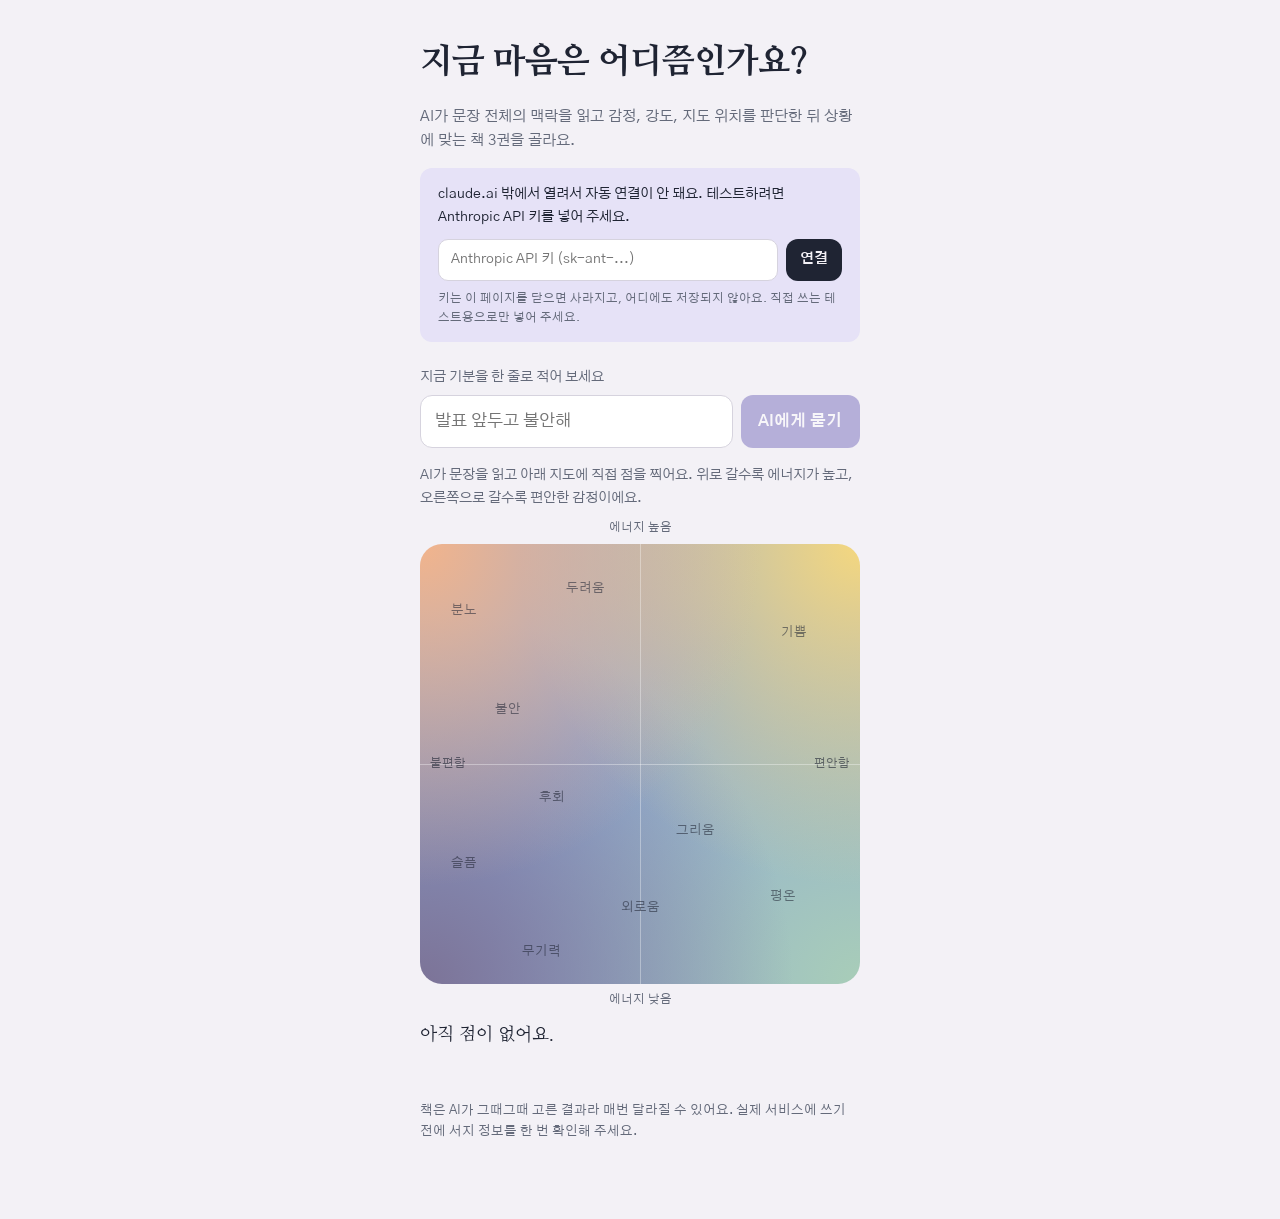
<file: public/assets/aistudio/mood-shelf-ai_71d862b1.html>
<!DOCTYPE html>
<html lang="ko">
<head>
<meta charset="UTF-8">
<meta name="viewport" content="width=device-width, initial-scale=1, viewport-fit=cover">
<title>마음 지도 책장 (AI 버전)</title>
<link rel="preconnect" href="https://fonts.googleapis.com">
<link rel="preconnect" href="https://fonts.gstatic.com" crossorigin>
<link href="https://fonts.googleapis.com/css2?family=Nanum+Myeongjo:wght@400;700;800&family=Gothic+A1:wght@400;500;700&display=swap" rel="stylesheet">
<style>
:root{
  --bg:#F3F1F6; --surface:#FFFFFF; --ink:#1F2433; --muted:#646A7A; --line:#D6D3DE;
  --warm:#F2B48C; --cool:#8FA9D6; --calm:#A8CDB8; --heavy:#7C7397;
  --wood:#B88B63; --wood-dark:#8A6444; --ai:#5B4FB0; --ai-soft:#E6E2F7;
  --serif:"Nanum Myeongjo","Noto Serif KR",serif;
  --sans:"Gothic A1","Apple SD Gothic Neo","Malgun Gothic",system-ui,sans-serif;
  color-scheme:light; box-sizing:border-box;
  padding-top:env(safe-area-inset-top,0px); padding-bottom:env(safe-area-inset-bottom,0px);
}
@media (prefers-color-scheme:dark){
  :root:not([data-theme="light"]){
    --bg:#16181F; --surface:#20232D; --ink:#E8E9EF; --muted:#A1A6B5; --line:#363A48;
    --warm:#B9775A; --cool:#4F6896; --calm:#4F7F67; --heavy:#4A4363; --wood:#6E5038; --wood-dark:#4F3926;
    --ai:#B3A9F0; --ai-soft:#2E2A48; color-scheme:dark;
  }
}
:root[data-theme="dark"]{
  --bg:#16181F; --surface:#20232D; --ink:#E8E9EF; --muted:#A1A6B5; --line:#363A48;
  --warm:#B9775A; --cool:#4F6896; --calm:#4F7F67; --heavy:#4A4363; --wood:#6E5038; --wood-dark:#4F3926;
  --ai:#B3A9F0; --ai-soft:#2E2A48; color-scheme:dark;
}
*,*::before,*::after{box-sizing:inherit}
html{scroll-padding-top:env(safe-area-inset-top,0px)}
body{margin:0;background:var(--bg);color:var(--ink);font-family:var(--sans);line-height:1.6}
main{max-width:30rem;margin:0 auto;padding:2.5rem 1.25rem 4rem}
h1{font-family:var(--serif);font-weight:800;font-size:clamp(1.6rem,6vw,2.1rem);line-height:1.35;margin:0 0 1.25rem}

/* tabs */

.ask label{display:block;font-size:.9rem;color:var(--muted);margin:1.5rem 0 .4rem}
.row{display:flex;gap:.5rem}
#kw{flex:1;min-width:0;font:inherit;font-size:1.05rem;padding:.75rem .9rem;border:1px solid var(--line);border-radius:12px;background:var(--surface);color:var(--ink)}
#kw:focus-visible{outline:3px solid var(--ink);outline-offset:2px}
.btn{font:inherit;font-weight:700;background:var(--ink);color:var(--bg);border:0;border-radius:12px;padding:.75rem 1.1rem;cursor:pointer;white-space:nowrap}
.btn.send{background:var(--ai);color:#fff}
.btn:disabled{opacity:.4;cursor:default}
.btn:focus-visible{outline:3px solid var(--ink);outline-offset:3px}
.sub{color:var(--muted);margin:1rem 0 .5rem;font-size:.9rem}

/* map */
.mapwrap{position:relative;padding:1.6rem 0}
.axis{position:absolute;font-size:.78rem;color:var(--muted);white-space:nowrap}
.ax-top{top:0;left:50%;transform:translateX(-50%)}
.ax-bot{bottom:0;left:50%;transform:translateX(-50%)}
.ax-l{left:.6rem;top:50%;transform:translateY(-50%);z-index:1;color:#1F2433;opacity:.6}
.ax-r{right:.6rem;top:50%;transform:translateY(-50%);z-index:1;color:#1F2433;opacity:.6}
#map{position:relative;aspect-ratio:1;width:100%;border-radius:22px;cursor:crosshair;touch-action:none;outline:none;overflow:hidden;
  background:
    radial-gradient(circle at 0% 0%, var(--warm) 0%, transparent 55%),
    radial-gradient(circle at 100% 0%, #F4D77F 0%, transparent 55%),
    radial-gradient(circle at 0% 100%, var(--heavy) 0%, transparent 60%),
    radial-gradient(circle at 100% 100%, var(--calm) 0%, transparent 60%),
    var(--cool);}
#map{cursor:default}
#map::before,#map::after{content:"";position:absolute;background:rgba(255,255,255,.35)}
#map::before{left:50%;top:0;bottom:0;width:1px}
#map::after{top:50%;left:0;right:0;height:1px}
#map:focus-visible{box-shadow:0 0 0 3px var(--ink)}
.tag{position:absolute;transform:translate(-50%,-50%);font-size:.82rem;color:#1F2433;opacity:.55;pointer-events:none}
.tag.on{opacity:1;font-weight:700}
#dot{position:absolute;width:26px;height:26px;margin:-13px 0 0 -13px;border-radius:50%;background:#fff;border:3px solid #1F2433;box-shadow:0 2px 10px rgba(0,0,0,.25);pointer-events:none;display:none;transition:left .5s ease,top .5s ease}
#dot{border-color:var(--ai);background:#fff}
@media (prefers-reduced-motion:reduce){#dot{transition:none}}
.now{font-family:var(--serif);font-size:1.1rem;margin:.75rem 0 0;min-height:1.8em}
.now b{font-weight:800}

/* results */
#out{margin-top:2.5rem}
#out[hidden],[hidden]{display:none!important}
.trace{margin:0 0 1.25rem;padding-left:1.4rem;color:var(--muted);font-size:.88rem}
.trace li{margin:.15rem 0}
.trace b{color:var(--ink);font-weight:500}
.meta{display:grid;grid-template-columns:auto 1fr;gap:.35rem 1rem;margin:0 0 1.5rem;padding:1rem 1.2rem;background:var(--surface);border:1px solid var(--line);border-radius:12px;font-size:.95rem}
.meta dt{color:var(--muted)}
.meta dd{margin:0;font-weight:700}
.meta{border-color:var(--ai);border-width:1.5px}
.lead{font-family:var(--serif);font-size:1.1rem;line-height:1.75;margin:0 0 1.5rem}
.status{font-size:.95rem;color:var(--muted);padding:1rem 1.2rem;border:1px dashed var(--line);border-radius:12px}
.status.thinking::after{content:"";display:inline-block;width:1.2em;text-align:left;animation:dots 1.2s steps(4) infinite}
@keyframes dots{0%{content:""}25%{content:"."}50%{content:".."}75%{content:"..."}}

.shelf{display:flex;justify-content:center;align-items:flex-end;gap:.6rem;height:15rem;padding:0 1rem;border-bottom:14px solid var(--wood);position:relative}
.shelf::after{content:"";position:absolute;left:0;right:0;bottom:-20px;height:6px;background:var(--wood-dark);border-radius:0 0 4px 4px}
.spine{all:unset;cursor:pointer;width:3.6rem;border-radius:4px 4px 1px 1px;writing-mode:vertical-rl;text-orientation:upright;
  font-family:var(--serif);font-weight:700;font-size:.95rem;letter-spacing:.05em;color:#fff;display:flex;align-items:center;
  padding:.9rem 0;overflow:hidden;box-shadow:inset -6px 0 0 rgba(0,0,0,.12),inset 2px 0 0 rgba(255,255,255,.18);transition:transform .25s ease}
.spine span{max-height:100%;overflow:hidden;margin:0 auto}
.spine.sel{transform:translateY(-1.4rem)}
.spine:focus-visible{outline:3px solid var(--ink);outline-offset:3px}
@media (prefers-reduced-motion:reduce){.spine{transition:none}}
.card{background:var(--surface);border-radius:16px;padding:1.4rem 1.4rem 1.5rem;margin-top:2.2rem;border:1px solid var(--line)}
.card h2{font-family:var(--serif);font-weight:800;font-size:1.35rem;margin:0;line-height:1.4}
.card .au{color:var(--muted);font-size:.9rem;margin:.2rem 0 .9rem}
.card p.why{margin:0}
.pick{color:var(--muted);font-size:.85rem;text-align:center;margin:.9rem 0 0}
.note{color:var(--muted);font-size:.8rem;margin-top:3rem}

.conn{margin:1rem 0 0;padding:.9rem 1.1rem;border-radius:12px;background:var(--ai-soft);font-size:.9rem}
.conn p{margin:0}
.conn .row{margin-top:.6rem}
.conn input{flex:1;min-width:0;font:inherit;font-size:.9rem;padding:.55rem .75rem;border:1px solid var(--line);border-radius:10px;background:var(--surface);color:var(--ink)}
.conn .btn{padding:.55rem .9rem;font-size:.9rem}
.conn small{display:block;color:var(--muted);margin-top:.5rem}
.desc{font-size:.92rem;color:var(--muted);margin:0}
#map{cursor:default}
</style>
</head>
<body>
<main>
  <h1>지금 마음은 어디쯤인가요?</h1>
  <p class="desc">AI가 문장 전체의 맥락을 읽고 감정, 강도, 지도 위치를 판단한 뒤 상황에 맞는 책 3권을 골라요.</p>

  <!-- AI 연결 상태: claude.ai에서 열면 자동 연결, 그 밖에서는 API 키 입력 -->
  <div class="conn" id="conn">
    <p id="connMsg">AI 연결을 확인하고 있어요…</p>
    <div id="keyBox" hidden>
      <div class="row"><input id="apiKey" type="password" placeholder="Anthropic API 키 (sk-ant-...)" autocomplete="off" aria-label="Anthropic API 키"><button class="btn" id="saveKey" type="button">연결</button></div>
      <small>키는 이 페이지를 닫으면 사라지고, 어디에도 저장되지 않아요. 직접 쓰는 테스트용으로만 넣어 주세요.</small>
    </div>
  </div>

  <form id="f" class="ask" autocomplete="off">
    <label for="kw">지금 기분을 한 줄로 적어 보세요</label>
    <div class="row"><input id="kw" type="text" placeholder="발표 앞두고 불안해" maxlength="120"><button class="btn send" id="send" type="submit" disabled>AI에게 묻기</button></div>
  </form>
  <p class="sub">AI가 문장을 읽고 아래 지도에 직접 점을 찍어요. 위로 갈수록 에너지가 높고, 오른쪽으로 갈수록 편안한 감정이에요.</p>

  <div class="mapwrap">
    <span class="axis ax-top">에너지 높음</span>
    <span class="axis ax-bot">에너지 낮음</span>
    <span class="axis ax-l">불편함</span>
    <span class="axis ax-r">편안함</span>
    <div id="map" role="img" aria-label="마음 지도. AI가 판단한 감정 위치가 점으로 표시돼요."><div id="dot"></div></div>
  </div>
  <p class="now" id="now" aria-live="polite">아직 점이 없어요.</p>

  <section id="out" hidden aria-live="polite">
    <div id="info"></div>
    <div id="hit" hidden>
      <p class="lead" id="lead"></p>
      <div class="shelf" id="shelf" role="tablist" aria-label="추천 책"></div>
      <div class="card" id="card" role="tabpanel"></div>
      <p class="pick">책등을 눌러 다른 책도 꺼내 보세요.</p>
    </div>
  </section>

  <p class="note">책은 AI가 그때그때 고른 결과라 매번 달라질 수 있어요. 실제 서비스에 쓰기 전에 서지 정보를 한 번 확인해 주세요.</p>
</main>

<script>
/* ============================================================
   1. 기본 감정 데이터: 지도 위 위치와 책등 색만 정해 둠
      (책 목록은 없음. 책은 AI가 고름)
   ============================================================ */
const BASE = [
  {name:"분노",   x:-.8,  y:.7,   color:["#B4473A","#8E3A30","#C9634F"]},
  {name:"두려움", x:-.25, y:.8,   color:["#3F5C7A","#5B4A73","#2F6B6A"]},
  {name:"불안",   x:-.6,  y:.25,  color:["#6A5B8C","#4D6A86","#7C6A55"]},
  {name:"기쁨",   x:.7,   y:.6,   color:["#D9822B","#C4556B","#4E8F5A"]},
  {name:"평온",   x:.65,  y:-.6,  color:["#4E7D66","#6B8A4E","#5A7486"]},
  {name:"그리움", x:.25,  y:-.3,  color:["#8A6A9E","#A0705A","#5F7FA3"]},
  {name:"후회",   x:-.4,  y:-.15, color:["#6E6250","#4F5F70","#7D5560"]},
  {name:"슬픔",   x:-.8,  y:-.45, color:["#3E5675","#5A4E6E","#41667A"]},
  {name:"무기력", x:-.45, y:-.85, color:["#5C5A66","#706352","#4F6560"]},
  {name:"외로움", x:0,    y:-.65, color:["#4B6584","#7A6A8C","#5E7A72"]}
];
const BASES = BASE.map(b=>b.name);

const esc=s=>String(s??"").replace(/[&<>"]/g,c=>({"&":"&amp;","<":"&lt;",">":"&gt;",'"':"&quot;"}[c]));
const $=id=>document.getElementById(id);
const map=$("map"), dot=$("dot"), now=$("now"), out=$("out"), info=$("info"), hit=$("hit"),
      shelf=$("shelf"), card=$("card"), lead=$("lead"), kw=$("kw"), send=$("send");
const toPct=(v,inv)=>((inv?-v:v)+1)/2*100;
const clamp=v=>Math.max(-1,Math.min(1,Number(v)||0));
const reduce=matchMedia("(prefers-reduced-motion: reduce)").matches;

/* ============================================================
   2. 지도: 감정 이름 표시 + AI가 정한 좌표에 점 찍기
   ============================================================ */
const tags={};
BASE.forEach(e=>{
  const s=document.createElement("span");
  s.className="tag"; s.textContent=e.name;
  s.style.left=toPct(e.x)+"%"; s.style.top=toPct(e.y,true)+"%";
  map.appendChild(s); tags[e.name]=s;
});
let onTag=null;
function place(x,y,baseName,label){
  x=clamp(x); y=clamp(y);
  dot.style.display="block"; dot.style.left=toPct(x)+"%"; dot.style.top=toPct(y,true)+"%";
  if(onTag) onTag.classList.remove("on");
  onTag=tags[baseName]; onTag?.classList.add("on");
  now.innerHTML=label;
}

/* ============================================================
   3. 출력: 책장과 책 카드
   ============================================================ */
let books=[];
function select(i){
  [...shelf.children].forEach((b,j)=>{b.classList.toggle("sel",i===j);b.setAttribute("aria-selected",i===j);b.tabIndex=i===j?0:-1;});
  const b=books[i];
  card.innerHTML=`<h2>『${esc(b.t)}』</h2><p class="au">${esc(b.a)}</p><p class="why">${esc(b.w)}</p>`;
}
function renderShelf(leadText,bks,cols){
  books=bks; lead.textContent=leadText; shelf.innerHTML="";
  const h=[92,100,86];
  bks.forEach((b,i)=>{
    const s=document.createElement("button");
    s.className="spine"; s.type="button"; s.setAttribute("role","tab");
    s.style.height=h[i%3]+"%"; s.style.background=cols[i%cols.length];
    s.innerHTML=`<span>${esc(b.t)}</span>`;
    s.setAttribute("aria-label",`${b.t}, ${b.a}`);
    s.addEventListener("click",()=>select(i));
    s.addEventListener("keydown",ev=>{const d={ArrowLeft:-1,ArrowRight:1}[ev.key];if(d){ev.preventDefault();const n=(i+d+bks.length)%bks.length;select(n);shelf.children[n].focus();}});
    shelf.appendChild(s);
  });
  hit.hidden=false; select(0);
}
const meta=rows=>`<dl class="meta">${rows.map(([k,v])=>`<dt>${k}</dt><dd>${v}</dd>`).join("")}</dl>`;

/* ============================================================
   4. ★ 프롬프트(지시문) ★
      사용자 문장(q)을 끼워 넣어 AI에게 보낼 지시문을 만듦
   ============================================================ */
function aiPrompt(q){
  return `너는 감정 기반 도서 추천 서비스의 엔진이야. 사용자가 지금 기분을 한 줄로 적었어.

사용자 문장: """${q}"""

할 일:
1. 문장 전체의 맥락(상황, 부정 표현, 여러 감정이 섞였는지)을 읽고 핵심 감정을 판단해.
2. 그 감정을 감정 지도 위 좌표로 표시해. x는 -1(불편함)~1(편안함), y는 -1(에너지 낮음)~1(에너지 높음).
3. 이 사람의 상황에 맞는 책 3권을 골라. 한국어판이 실제로 출간된 책만 고르고, 제목과 저자가 확실하지 않은 책은 고르지 마.

아래 형식의 JSON만 출력해. 다른 말은 쓰지 마.
{
 "emotion": "핵심 감정을 2~8자 한국어로 (예: 발표 전 긴장)",
 "base": "${BASES.join(" | ")} 중 가장 가까운 하나. 감정을 읽을 수 없는 문장이면 null",
 "mixed": "섞인 다른 감정이 있으면 한 단어, 없으면 null",
 "intensity": "살짝 | 꽤 | 아주",
 "evidence": ["판단 근거가 된 원문 표현 1~3개, 원문 그대로"],
 "x": 0.0,
 "y": 0.0,
 "reading": "상황과 감정을 어떻게 이해했는지 다정한 해요체로 1~2문장",
 "books": [{"t":"한국어판 제목","a":"저자","w":"이 사람의 상황에 맞춘 추천 이유 1문장, 해요체"}]
}`;
}

/* ============================================================
   5. ★ API 연결 ★
      경로 A: claude.ai에 게시된 페이지 → claude.use("sample") (키 필요 없음)
      경로 B: 그 밖(내 컴퓨터에서 열기 등) → Anthropic API에 직접 요청 (API 키 필요)
   ============================================================ */
let sample=null, apiKey="", aiCtl=null;
const MODEL="claude-sonnet-5-5";

// 경로 B: Anthropic Messages API 직접 호출
async function callAnthropic(prompt,signal){
  const res=await fetch("https://api.anthropic.com/v1/messages",{
    method:"POST", signal,
    headers:{
      "content-type":"application/json",
      "x-api-key":apiKey,
      "anthropic-version":"2023-06-01",
      "anthropic-dangerous-direct-browser-access":"true"
    },
    body:JSON.stringify({model:MODEL,max_tokens:1500,messages:[{role:"user",content:prompt}]})
  });
  if(!res.ok){
    const err=new Error("http "+res.status);
    err.code=res.status===401?"bad_key":res.status===429?"rate_limited":"upstream_error";
    throw err;
  }
  const data=await res.json();
  const text=(data.content||[]).filter(b=>b.type==="text").map(b=>b.text).join("");
  try{ return JSON.parse(text.replace(/```json|```/g,"").trim()); }
  catch{ const e=new Error("json"); e.code="invalid_json"; throw e; }
}

// 두 경로 중 연결된 쪽으로 프롬프트 보내기
async function askAI(prompt,signal){
  if(sample) return sample.json(prompt,{signal});   // 경로 A
  if(apiKey) return callAnthropic(prompt,signal);   // 경로 B
  const e=new Error("no connection"); e.code="no_connection"; throw e;
}

function setConn(msg,showKey){
  $("connMsg").textContent=msg; $("keyBox").hidden=!showKey;
  send.disabled=!(sample||apiKey);
}
$("saveKey").addEventListener("click",()=>{
  const k=$("apiKey").value.trim();
  if(!k){$("apiKey").focus();return;}
  apiKey=k; $("apiKey").value="";
  setConn("API 키로 연결했어요. 이제 문장을 입력해 보세요.",false);
});
(async()=>{
  try{ sample=await window.claude?.use?.("sample")||null; }catch{ sample=null; }
  if(sample) setConn("claude.ai의 AI와 연결됐어요. 처음 물을 때 사용 허용을 한 번 물어봐요.",false);
  else setConn("claude.ai 밖에서 열려서 자동 연결이 안 돼요. 테스트하려면 Anthropic API 키를 넣어 주세요.",true);
})();

/* ============================================================
   6. 처리 과정 표시 + 오류 문구
   ============================================================ */
function aiTrace(q,step,d){
  const s=n=>n<step?"✅":n===step?"⏳":"";
  return `<ol class="trace" aria-label="처리 과정">
    <li>입력 받기 <b>“${esc(q.trim())}”</b></li>
    <li>문장 전체를 AI에게 보내기 ${s(2)}</li>
    <li>AI가 맥락 읽기 ${d?`→ 근거 표현 ${(d.evidence||[]).map(e=>`<b>“${esc(e)}”</b>`).join(", ")||"없음"} ✅`:s(3)}</li>
    <li>AI가 지도 위치와 책 3권 고르기 ${d?"✅":""}</li>
  </ol>`;
}
const ERR={
  not_granted:"AI 사용을 허용하지 않아서 추천을 만들 수 없어요.",
  rate_limited:"요청이 많아 잠시 쉬어야 해요. 조금 뒤에 다시 눌러 주세요.",
  invalid_json:"AI의 답을 읽지 못했어요. 한 번 더 눌러 주세요.",
  refused:"이 문장으로는 추천을 만들 수 없어요. 다른 표현으로 적어 주세요.",
  bad_key:"API 키가 맞지 않아요. 키를 확인하고 다시 연결해 주세요.",
  no_connection:"AI가 연결되지 않았어요. 위에서 연결을 먼저 해 주세요."
};

/* ============================================================
   7. 메인 흐름: 입력 → AI 호출 → 검증 → 출력
   ============================================================ */
async function renderAI(q){
  aiCtl?.abort(); aiCtl=new AbortController();
  send.disabled=true; hit.hidden=true;
  info.innerHTML=aiTrace(q,2)+`<p class="status thinking">AI가 문장을 읽고 있어요</p>`;
  out.hidden=false; out.scrollIntoView({behavior:reduce?"auto":"smooth",block:"start"});
  try{
    // ▶ API 호출: 프롬프트를 AI에게 보내고, 답을 JSON으로 받기
    const d=await askAI(aiPrompt(q),aiCtl.signal);

    // ▶ 응답 검증
    if(!d||!d.base||!BASES.includes(d.base)){
      info.innerHTML=aiTrace(q,5,d||{})+meta([["감정","읽을 수 없음"]])+`<p>감정이 담긴 문장으로 다시 적어 보세요. 예: “요즘 아무것도 하기 싫어”</p>`;
      return;
    }
    const base=BASE.find(x=>x.name===d.base);
    const bks=(Array.isArray(d.books)?d.books:[]).filter(b=>b&&b.t).slice(0,3)
      .map(b=>({t:String(b.t),a:String(b.a||""),w:String(b.w||"")}));

    // ▶ 출력
    place(d.x,d.y,base.name,`AI가 찍은 위치: <b>${esc(d.intensity||"")} ${esc(d.emotion||d.base)}</b>`);
    info.innerHTML=aiTrace(q,5,d)+meta([
      ["감정",esc(d.emotion||d.base)],
      ["가까운 기본 감정",esc(d.base)+(d.mixed?` (+ ${esc(d.mixed)})`:"")],
      ["강도",esc(d.intensity||"-")],
      ["인식한 표현",(d.evidence||[]).map(e=>`“${esc(e)}”`).join(", ")||"-"]
    ]);
    if(bks.length) renderShelf(d.reading||"",bks,base.color);
  }catch(e){
    if(e?.code==="cancelled"||e?.name==="AbortError") return;
    info.innerHTML=aiTrace(q,2)+`<p class="status">${ERR[e?.code]||"AI 응답을 받지 못했어요. 잠시 뒤 다시 눌러 주세요."}</p>`;
    if(e?.code==="not_granted") sample=null;
    if(e?.code==="bad_key"){ apiKey=""; setConn("API 키를 다시 넣어 주세요.",true); }
  }finally{
    send.disabled=!(sample||apiKey);
  }
}

$("f").addEventListener("submit",ev=>{
  ev.preventDefault();
  const q=kw.value;
  if(!q.trim()){kw.focus();return;}
  renderAI(q);
});
</script>
</body>
</html>
</file>
